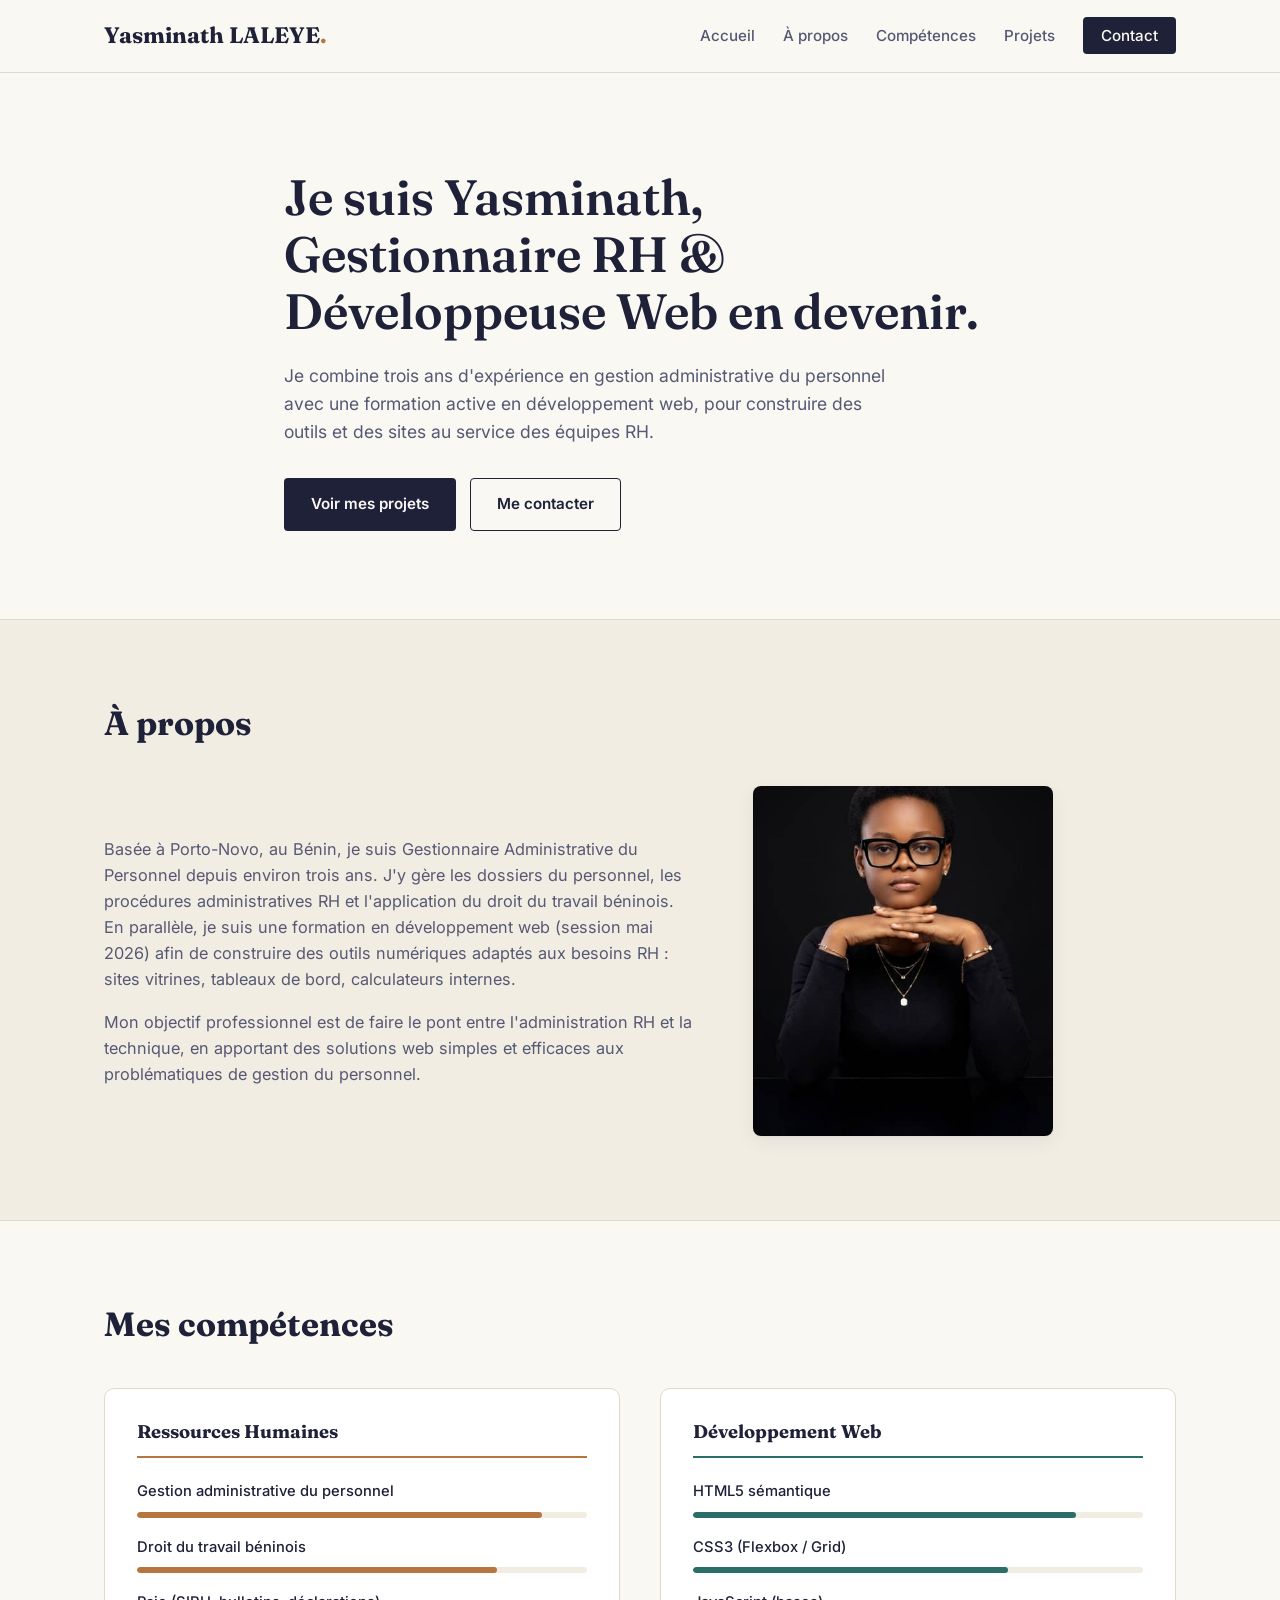
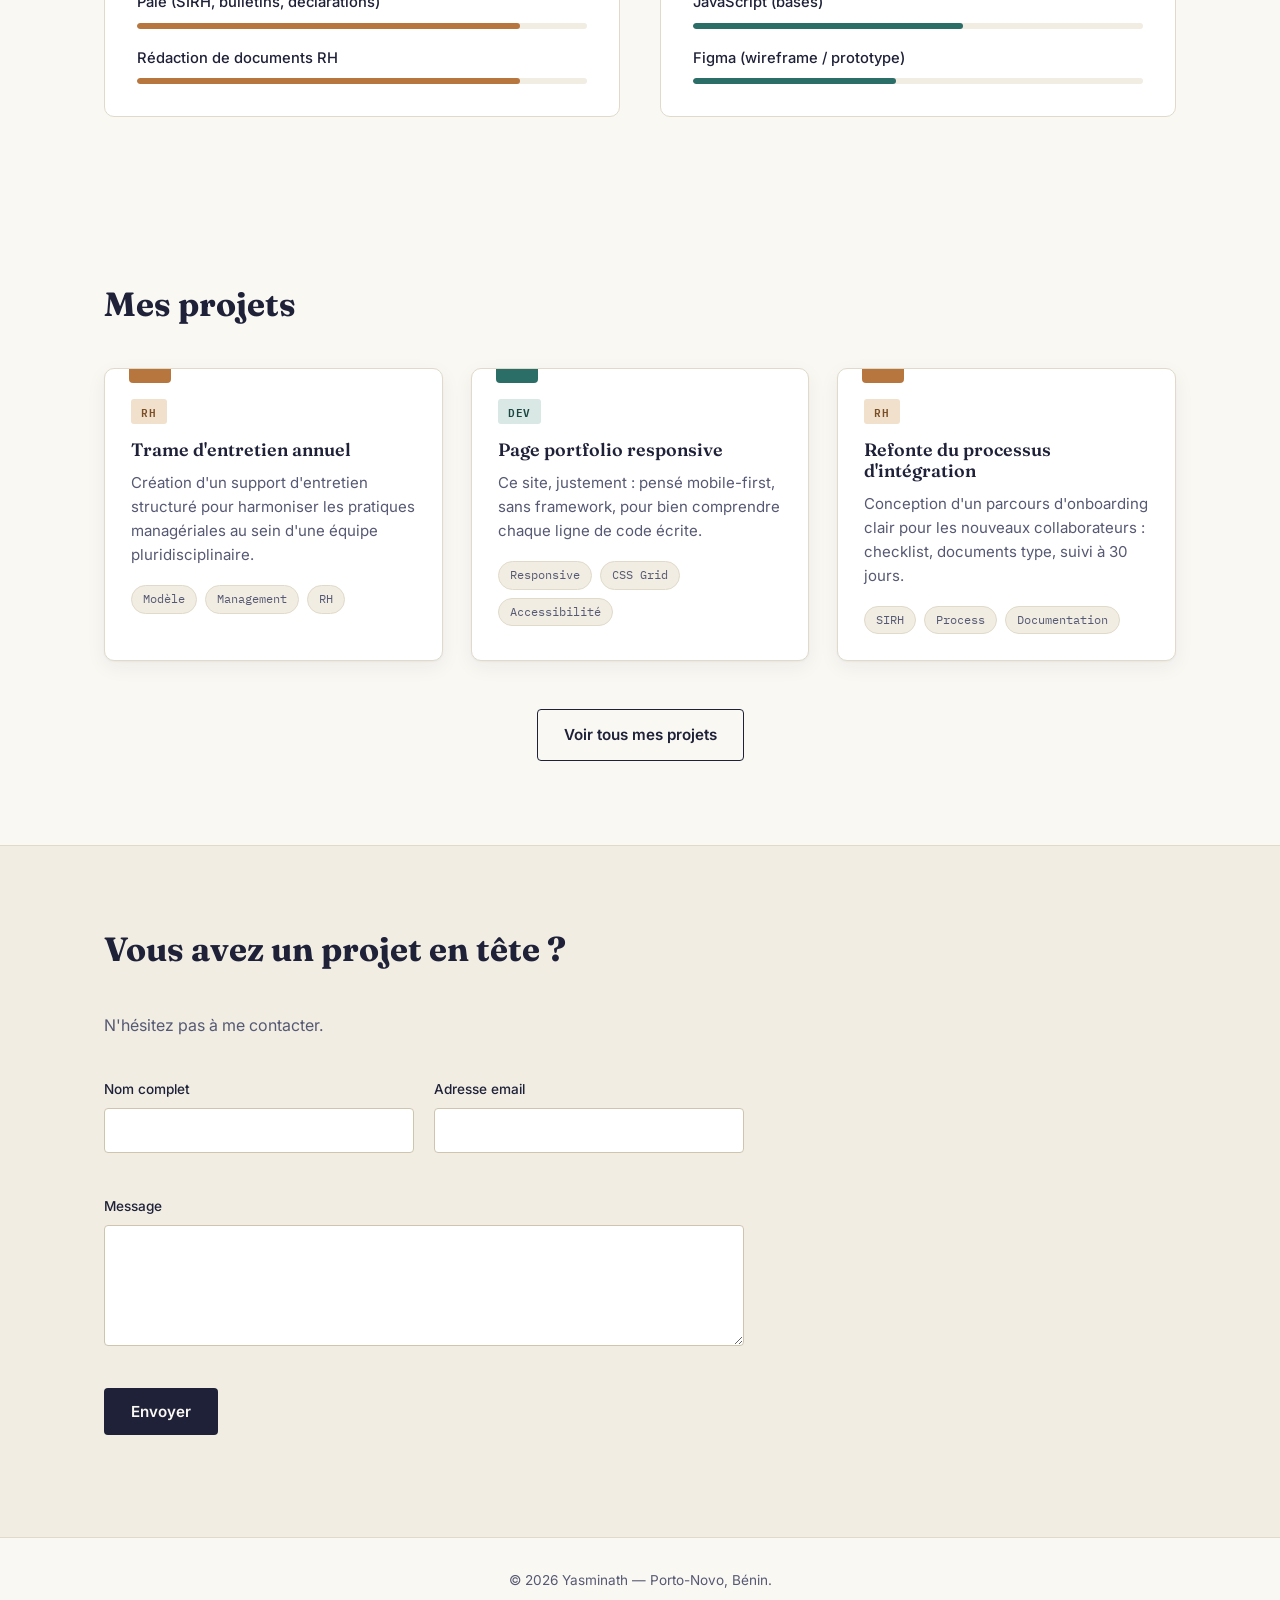
<file: index.html>
<!DOCTYPE html>
<html lang="fr">
<head>
  <meta charset="UTF-8">
  <meta name="viewport" content="width=device-width, initial-scale=1.0">
  <title>Yasminath — Gestionnaire RH &amp; Développeuse Web</title>
  <meta name="description" content="Portfolio de Yasminath, Gestionnaire Administrative du Personnel et développeuse web en formation, basée à Porto-Novo, Bénin.">
  <link rel="stylesheet" href="style.css">
</head>
<body>

  <a class="skip-link" href="#main">Aller au contenu principal</a>

  <header class="site-header">
    <div class="container header-inner">
      <a href="#accueil" class="logo">Yasminath LALEYE<span>.</span></a>
      <nav aria-label="Navigation principale">
        <button class="nav-toggle" id="navToggle" aria-expanded="false" aria-controls="primaryMenu">
          <span class="sr-only">Ouvrir le menu</span>
          <span class="burger"></span>
        </button>
        <ul id="primaryMenu" class="nav-menu">
          <li><a href="#accueil">Accueil</a></li>
          <li><a href="#apropos">À propos</a></li>
          <li><a href="#competences">Compétences</a></li>
          <li><a href="projets.html">Projets</a></li>
          <li><a href="#contact" class="btn-nav">Contact</a></li>
        </ul>
      </nav>
    </div>
  </header>

  <main id="main">

    <!-- HERO -->
    <section id="accueil" class="hero">
      <div class="container hero-grid">
        <div class="hero-text">
          <h1>Je suis Yasminath,<br>Gestionnaire RH &amp; Développeuse Web en devenir.</h1>
          <p class="hero-sub">Je combine trois ans d'expérience en gestion administrative du personnel avec une formation active en développement web, pour construire des outils et des sites au service des équipes RH.</p>
          <div class="hero-cta">
            <a href="projets.html" class="btn btn-primary">Voir mes projets</a>
            <a href="#contact" class="btn btn-outline">Me contacter</a>
          </div>
        </div>
      </div>
    </section>

    <!-- A PROPOS -->
    <section id="apropos" class="section apropos">
      <div class="container">
        <h2>À propos</h2>
        <div class="apropos-grid">
          <div class="apropos-text">
            <p>
              Basée à Porto-Novo, au Bénin, je suis Gestionnaire Administrative du Personnel 
               depuis environ trois ans. J'y gère les dossiers du
              personnel, les procédures administratives RH et l'application du droit du travail béninois.
              En parallèle, je suis une formation en développement web (session mai 2026) afin de
              construire des outils numériques adaptés aux besoins RH : sites vitrines, tableaux de bord,
              calculateurs internes.
            </p>
            <p>
              Mon objectif professionnel est de faire le pont entre l'administration RH et la technique,
              en apportant des solutions web simples et efficaces aux problématiques de gestion du personnel.
            </p>
          </div>
          <div class="apropos-photo">
            <img
              src="images/portrait-yasminath.jpeg"
              alt="Portrait de Yasminath"
              class="apropos-photo-img"
              onerror="this.style.display='none'; this.nextElementSibling.style.display='flex';">
            <div class="apropos-photo-placeholder">
              <span>Photo<br><small>images/portrait-yasminath.jpg</small></span>
            </div>
          </div>
        </div>
      </div>
    </section>

    <!--COMPETENCES -->
    <section id="competences" class="section competences">
      <div class="container">
        <h2>Mes compétences</h2>
        <div class="competences-grid">
          <div class="comp-block">
            <h3>Ressources Humaines</h3>
            <ul class="skill-list">
              <li><span>Gestion administrative du personnel</span><span class="skill-bar"><i style="width:90%"></i></span></li>
              <li><span>Droit du travail béninois</span><span class="skill-bar"><i style="width:80%"></i></span></li>
              <li><span>Paie (SIRH, bulletins, déclarations)</span><span class="skill-bar"><i style="width:85%"></i></span></li>
              <li><span>Rédaction de documents RH</span><span class="skill-bar"><i style="width:85%"></i></span></li>
            </ul>
          </div>
          <div class="comp-block">
            <h3>Développement Web</h3>
            <ul class="skill-list">
              <li><span>HTML5 sémantique</span><span class="skill-bar"><i style="width:85%"></i></span></li>
              <li><span>CSS3 (Flexbox / Grid)</span><span class="skill-bar"><i style="width:70%"></i></span></li>
              <li><span>JavaScript (bases)</span><span class="skill-bar"><i style="width:60%"></i></span></li>
              <li><span>Figma (wireframe / prototype)</span><span class="skill-bar"><i style="width:45%"></i></span></li>
            </ul>
          </div>
        </div>
      </div>
    </section>

    <!-- PROJETS (aperçu) -->
    <section id="projets" class="section projets">
      <div class="container">
        <h2>Mes projets</h2>

        <div class="projets-grid">
          <article class="projet-card projet-card--rh">
            <span class="badge badge-rh">RH</span>
            <h3>Trame d'entretien annuel</h3>
            <p>Création d'un support d'entretien structuré pour harmoniser les pratiques managériales au sein d'une équipe pluridisciplinaire.</p>
            <div class="projet-tags">
              <span>Modèle</span><span>Management</span><span>RH</span>
            </div>
          </article>

          <article class="projet-card projet-card--dev">
            <span class="badge badge-dev">Dev</span>
            <h3>Page portfolio responsive</h3>
            <p>Ce site, justement : pensé mobile-first, sans framework, pour bien comprendre chaque ligne de code écrite.</p>
            <div class="projet-tags">
              <span>Responsive</span><span>CSS Grid</span><span>Accessibilité</span>
            </div>
          </article>

          <article class="projet-card projet-card--rh">
            <span class="badge badge-rh">RH</span>
            <h3>Refonte du processus d'intégration</h3>
            <p>Conception d'un parcours d'onboarding clair pour les nouveaux collaborateurs : checklist, documents type, suivi à 30 jours.</p>
            <div class="projet-tags">
              <span>SIRH</span><span>Process</span><span>Documentation</span>
            </div>
          </article>
        </div>

        <div class="projets-more">
          <a href="projets.html" class="btn btn-outline">Voir tous mes projets</a>
        </div>
      </div>
    </section>

    <!-- CONTACT -->
    <section id="contact" class="section contact">
      <div class="container">
        <h2>Vous avez un projet en tête ?</h2>
        <p class="contact-sub">N'hésitez pas à me contacter.</p>

        <form id="contactForm" class="contact-form" novalidate>
          <div class="form-row">
            <div class="form-group">
              <label for="nom">Nom complet</label>
              <input type="text" id="nom" name="nom" required minlength="2" autocomplete="name">
              <span class="error-msg" id="err-nom" role="alert"></span>
            </div>
            <div class="form-group">
              <label for="email">Adresse email</label>
              <input type="email" id="email" name="email" required autocomplete="email">
              <span class="error-msg" id="err-email" role="alert"></span>
            </div>
          </div>
          <div class="form-group">
            <label for="message">Message</label>
            <textarea id="message" name="message" rows="5" required minlength="10"></textarea>
            <span class="error-msg" id="err-message" role="alert"></span>
          </div>
          <button type="submit" class="btn btn-primary">Envoyer</button>
          <p id="formFeedback" class="form-feedback" role="status" aria-live="polite"></p>
        </form>
      </div>
    </section>

  </main>

  <footer class="site-footer">
    <div class="container">
      <p>&copy; <span id="year"></span> Yasminath — Porto-Novo, Bénin.</p>
    </div>
  </footer>

  <script src="app.js" defer></script>
</body>
</html>
</file>
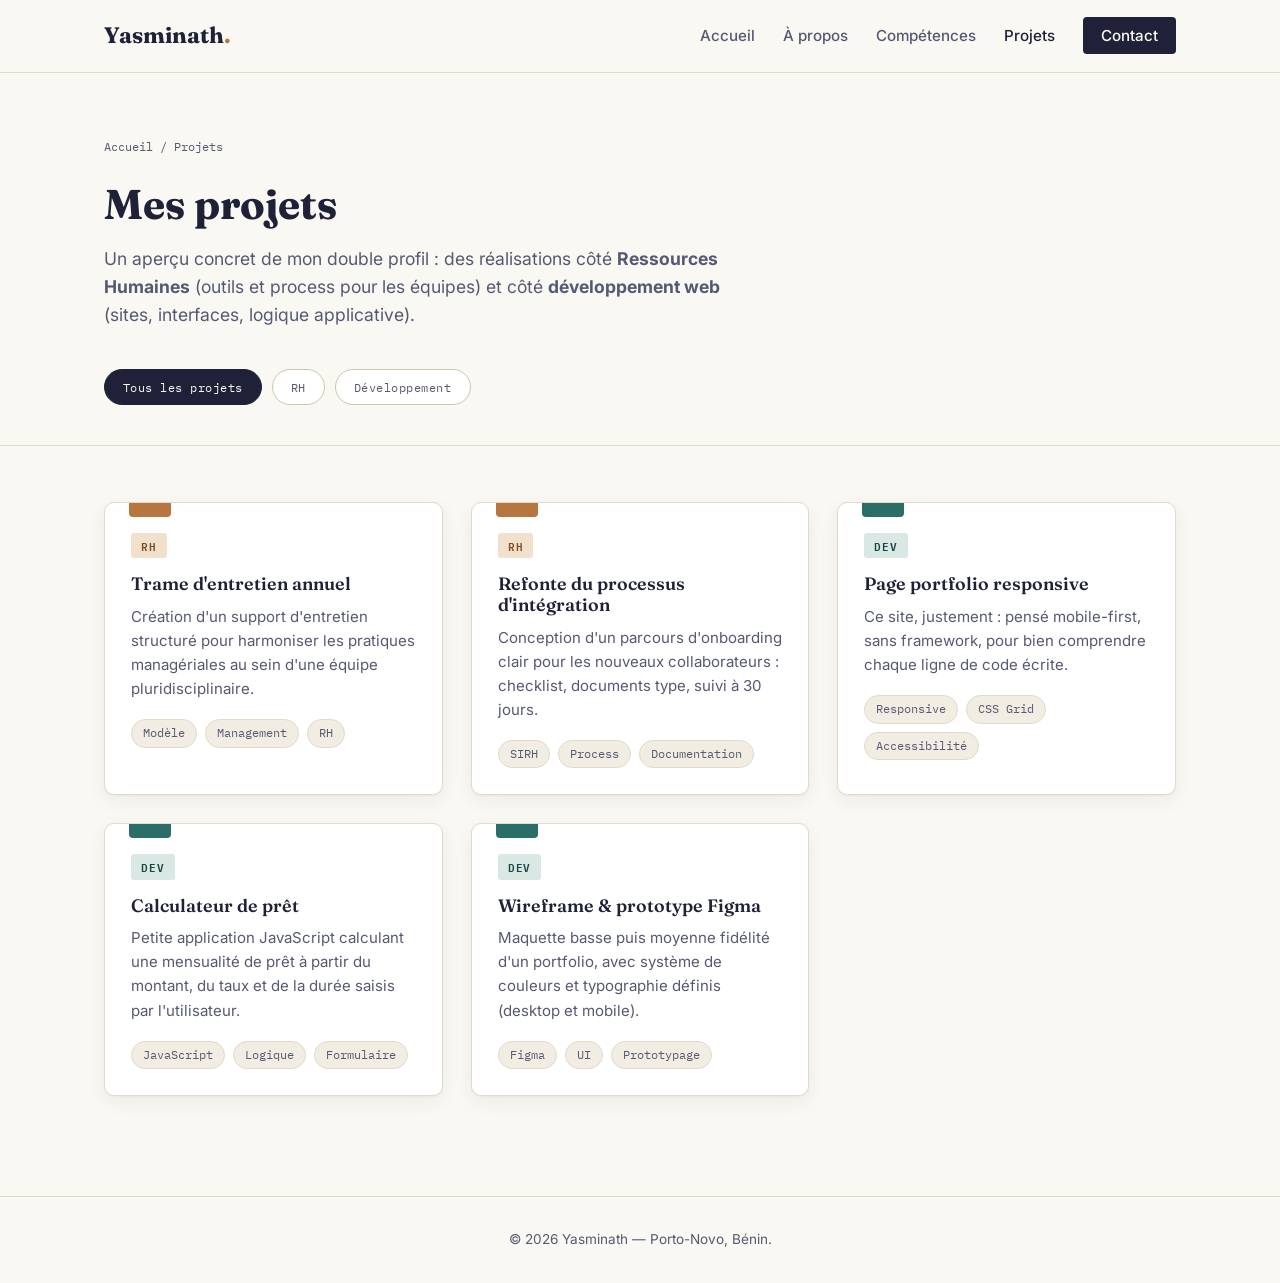
<file: projets.html>
<!DOCTYPE html>
<html lang="fr">
<head>
  <meta charset="UTF-8">
  <meta name="viewport" content="width=device-width, initial-scale=1.0">
  <title>Projets — Yasminath | Gestionnaire RH &amp; Développeuse Web</title>
  <meta name="description" content="Tous les projets de Yasminath : réalisations RH (entretiens, onboarding, process) et projets de développement web (portfolio, calculateur, prototypage).">
  <link rel="stylesheet" href="style.css">
</head>
<body>

  <a class="skip-link" href="#main">Aller au contenu principal</a>

  <header class="site-header">
    <div class="container header-inner">
      <a href="index.html" class="logo">Yasminath<span>.</span></a>
      <nav aria-label="Navigation principale">
        <button class="nav-toggle" id="navToggle" aria-expanded="false" aria-controls="primaryMenu">
          <span class="sr-only">Ouvrir le menu</span>
          <span class="burger"></span>
        </button>
        <ul id="primaryMenu" class="nav-menu">
          <li><a href="index.html#accueil">Accueil</a></li>
          <li><a href="index.html#apropos">À propos</a></li>
          <li><a href="index.html#competences">Compétences</a></li>
          <li><a href="projets.html" class="is-active">Projets</a></li>
          <li><a href="index.html#contact" class="btn-nav">Contact</a></li>
        </ul>
      </nav>
    </div>
  </header>

  <main id="main">

    <section class="page-hero">
      <div class="container">
        <p class="breadcrumb"><a href="index.html">Accueil</a> / Projets</p>
        <h1>Mes projets</h1>
        <p class="hero-sub">Un aperçu concret de mon double profil : des réalisations côté <strong>Ressources Humaines</strong> (outils et process pour les équipes) et côté <strong>développement web</strong> (sites, interfaces, logique applicative).</p>

        <div class="filters" role="group" aria-label="Filtrer les projets par catégorie">
          <button type="button" class="filter-btn is-active" data-filter="tous">Tous les projets</button>
          <button type="button" class="filter-btn" data-filter="rh">RH</button>
          <button type="button" class="filter-btn" data-filter="dev">Développement</button>
        </div>
      </div>
    </section>

    <section class="projets-full">
      <div class="container">
        <div class="projets-grid">

          <article class="projet-card projet-card--rh">
            <span class="badge badge-rh">RH</span>
            <h3>Trame d'entretien annuel</h3>
            <p>Création d'un support d'entretien structuré pour harmoniser les pratiques managériales au sein d'une équipe pluridisciplinaire.</p>
            <div class="projet-tags">
              <span>Modèle</span><span>Management</span><span>RH</span>
            </div>
          </article>

          <article class="projet-card projet-card--rh">
            <span class="badge badge-rh">RH</span>
            <h3>Refonte du processus d'intégration</h3>
            <p>Conception d'un parcours d'onboarding clair pour les nouveaux collaborateurs : checklist, documents type, suivi à 30 jours.</p>
            <div class="projet-tags">
              <span>SIRH</span><span>Process</span><span>Documentation</span>
            </div>
          </article>

          <article class="projet-card projet-card--dev">
            <span class="badge badge-dev">Dev</span>
            <h3>Page portfolio responsive</h3>
            <p>Ce site, justement : pensé mobile-first, sans framework, pour bien comprendre chaque ligne de code écrite.</p>
            <div class="projet-tags">
              <span>Responsive</span><span>CSS Grid</span><span>Accessibilité</span>
            </div>
          </article>

          <article class="projet-card projet-card--dev">
            <span class="badge badge-dev">Dev</span>
            <h3>Calculateur de prêt</h3>
            <p>Petite application JavaScript calculant une mensualité de prêt à partir du montant, du taux et de la durée saisis par l'utilisateur.</p>
            <div class="projet-tags">
              <span>JavaScript</span><span>Logique</span><span>Formulaire</span>
            </div>
          </article>

          <article class="projet-card projet-card--dev">
            <span class="badge badge-dev">Dev</span>
            <h3>Wireframe &amp; prototype Figma</h3>
            <p>Maquette basse puis moyenne fidélité d'un portfolio, avec système de couleurs et typographie définis (desktop et mobile).</p>
            <div class="projet-tags">
              <span>Figma</span><span>UI</span><span>Prototypage</span>
            </div>
          </article>

        </div>

        <p class="projets-empty">Aucun projet ne correspond à ce filtre pour le moment.</p>
      </div>
    </section>

  </main>

  <footer class="site-footer">
    <div class="container">
      <p>&copy; <span id="year"></span> Yasminath — Porto-Novo, Bénin.</p>
    </div>
  </footer>

  <script src="app.js" defer></script>
</body>
</html>
</file>
<file: style.css>
@import url('https://fonts.googleapis.com/css2?family=Fraunces:opsz,wght@9..144,400;9..144,600;9..144,700&family=Inter:wght@400;500;600;700&family=IBM+Plex+Mono:wght@500;600&display=swap');

:root{
  --ink: #1E2138;
  --ink-soft: #565973;
  --paper: #FAF8F3;
  --paper-alt: #F1EDE3;
  --line: #E1DACA;
  --line-strong: #CFC5AE;

  --rh: #B8763F;
  --rh-ink: #7A4E27;
  --rh-soft: #F1E0CB;

  --dev: #2B6E68;
  --dev-ink: #1B4642;
  --dev-soft: #D9E8E4;

  --white: #FFFFFF;

  --font-display: 'Fraunces', Georgia, serif;
  --font-body: 'Inter', -apple-system, BlinkMacSystemFont, 'Segoe UI', sans-serif;
  --font-mono: 'IBM Plex Mono', 'SFMono-Regular', Consolas, monospace;

  --radius: 4px;
  --radius-lg: 10px;
  --shadow-card: 0 1px 2px rgba(30,33,56,0.04), 0 6px 20px rgba(30,33,56,0.06);
  --shadow-card-hover: 0 4px 10px rgba(30,33,56,0.06), 0 16px 32px rgba(30,33,56,0.10);

  --container-w: 1120px;
}

/*  Reset  */
*, *::before, *::after{ box-sizing: border-box; }
html{ scroll-behavior: smooth; }
@media (prefers-reduced-motion: reduce){
  html{ scroll-behavior: auto; }
  *, *::before, *::after{ animation-duration: 0.001ms !important; animation-iteration-count: 1 !important; transition-duration: 0.001ms !important; }
}
body{
  margin: 0;
  font-family: var(--font-body);
  color: var(--ink);
  background: var(--paper);
  line-height: 1.6;
  -webkit-font-smoothing: antialiased;
}
img{ max-width: 100%; display: block; }
a{ color: inherit; }
ul{ margin: 0; padding: 0; list-style: none; }
h1, h2, h3, h4{ font-family: var(--font-display); margin: 0; line-height: 1.15; color: var(--ink); }
p{ margin: 0 0 1em; }
p:last-child{ margin-bottom: 0; }

.container{
  width: 100%;
  max-width: var(--container-w);
  margin: 0 auto;
  padding: 0 24px;
}

.sr-only{
  position: absolute; width: 1px; height: 1px;
  padding: 0; margin: -1px; overflow: hidden;
  clip: rect(0,0,0,0); white-space: nowrap; border: 0;
}

.skip-link{
  position: absolute; left: 0; top: -48px;
  background: var(--ink); color: var(--paper);
  padding: 12px 20px; z-index: 200;
  font-family: var(--font-mono); font-size: 0.85rem;
  transition: top .15s ease;
}
.skip-link:focus{ top: 0; }

:focus-visible{
  outline: 2px solid var(--dev);
  outline-offset: 3px;
}

/* Eyebrow / labels  */
.eyebrow{
  display: inline-flex;
  align-items: center;
  gap: 8px;
  font-family: var(--font-mono);
  font-size: 0.72rem;
  letter-spacing: 0.12em;
  text-transform: uppercase;
  color: var(--ink-soft);
  margin-bottom: 14px;
}
.eyebrow::before{
  content: "";
  width: 18px; height: 1px;
  background: var(--line-strong);
}

/* Buttons  */
.btn{
  display: inline-flex;
  align-items: center;
  gap: 8px;
  padding: 13px 26px;
  border-radius: var(--radius);
  font-family: var(--font-body);
  font-weight: 600;
  font-size: 0.95rem;
  text-decoration: none;
  border: 1.5px solid transparent;
  cursor: pointer;
  transition: transform .15s ease, box-shadow .15s ease, background .15s ease, color .15s ease, border-color .15s ease;
}
.btn:hover{ transform: translateY(-1px); }
.btn-primary{
  background: var(--ink);
  color: var(--paper);
}
.btn-primary:hover{ background: var(--dev-ink); }
.btn-outline{
  background: transparent;
  border-color: var(--ink);
  color: var(--ink);
}
.btn-outline:hover{ background: var(--ink); color: var(--paper); }
.btn-nav{
  background: var(--ink);
  color: var(--paper) !important;
  padding: 9px 18px;
  border-radius: var(--radius);
  font-size: 0.9rem;
}
.btn-nav:hover{ background: var(--dev-ink); }
.btn-ghost{
  background: transparent;
  border-color: var(--line-strong);
  color: var(--ink);
  padding: 9px 18px;
  font-size: 0.9rem;
}
.btn-ghost:hover{ border-color: var(--ink); }

/*Header  */
.site-header{
  position: sticky; top: 0; z-index: 100;
  background: rgba(250,248,243,0.92);
  backdrop-filter: blur(6px);
  border-bottom: 1px solid var(--line);
}
.header-inner{
  display: flex;
  align-items: center;
  justify-content: space-between;
  padding: 18px 24px;
}
.logo{
  font-family: var(--font-display);
  font-size: 1.4rem;
  font-weight: 700;
  text-decoration: none;
  color: var(--ink);
}
.logo span{ color: var(--rh); }

nav[aria-label="Navigation principale"]{
  display: flex;
  align-items: center;
}
.nav-toggle{
  display: none;
  flex-direction: column;
  gap: 5px;
  background: none;
  border: none;
  cursor: pointer;
  padding: 8px;
}
.burger, .burger::before, .burger::after{
  width: 22px; height: 2px;
  background: var(--ink);
  display: block;
  transition: transform .2s ease, opacity .2s ease;
}
.burger{ position: relative; }
.burger::before, .burger::after{
  content: "";
  position: absolute; left: 0;
}
.burger::before{ top: -7px; }
.burger::after{ top: 7px; }
.nav-toggle[aria-expanded="true"] .burger{ background: transparent; }
.nav-toggle[aria-expanded="true"] .burger::before{ transform: translateY(7px) rotate(45deg); }
.nav-toggle[aria-expanded="true"] .burger::after{ transform: translateY(-7px) rotate(-45deg); }

.nav-menu{
  display: flex;
  align-items: center;
  gap: 28px;
}
.nav-menu a{
  text-decoration: none;
  font-size: 0.95rem;
  font-weight: 500;
  color: var(--ink-soft);
}
.nav-menu a:hover{ color: var(--ink); }
.nav-menu a.is-active{ color: var(--ink); }
.nav-menu li:has(a.btn-nav) a:hover{ color: var(--paper); }

@media (max-width: 760px){
  .nav-toggle{ display: flex; }
  .nav-menu{
    position: absolute;
    top: 100%; left: 0; right: 0;
    background: var(--paper);
    border-bottom: 1px solid var(--line);
    flex-direction: column;
    align-items: flex-start;
    gap: 4px;
    padding: 12px 24px 20px;
    display: none;
  }
  .nav-menu.is-open{ display: flex; }
  .nav-menu li{ width: 100%; }
  .nav-menu a{ display: block; padding: 10px 0; }
  .nav-menu a.btn-nav{ display: inline-flex; margin-top: 8px; }
}

/*  Hero  */
.hero{ padding: 96px 0 88px; }
.hero-grid{ max-width: 760px; }
.hero-text h1{
  font-size: clamp(2.1rem, 4.4vw, 3.1rem);
  font-weight: 600;
  margin-bottom: 22px;
}
.hero-sub{
  font-size: 1.1rem;
  color: var(--ink-soft);
  max-width: 620px;
  margin-bottom: 32px;
}
.hero-cta{ display: flex; gap: 14px; flex-wrap: wrap; }

/*  Sections  */
.section{ padding: 84px 0; }
.section h2{
  font-size: clamp(1.6rem, 3vw, 2.1rem);
  margin-bottom: 44px;
}
.section.apropos{ background: var(--paper-alt); border-top: 1px solid var(--line); border-bottom: 1px solid var(--line); }

/* A propos */
.apropos-grid{
  display: grid;
  grid-template-columns: 1.4fr 1fr;
  gap: 56px;
  align-items: center;
}
.apropos-text p{ color: var(--ink-soft); font-size: 1.02rem; }
.apropos-photo-img{ border-radius: var(--radius-lg); box-shadow: var(--shadow-card); }
.apropos-photo-placeholder{
  display: none;
  aspect-ratio: 4/5;
  background: var(--dev-soft);
  border: 1px dashed var(--line-strong);
  border-radius: var(--radius-lg);
  align-items: center;
  justify-content: center;
  text-align: center;
  color: var(--ink-soft);
  font-family: var(--font-mono);
  font-size: 0.8rem;
}
@media (max-width: 760px){
  .apropos-grid{ grid-template-columns: 1fr; gap: 32px; }
  .apropos-photo{ order: -1; max-width: 260px; margin: 0 auto; }
}
.apropos-photo-img{
  width: 300px;    
  height: 350px;       
  max-width: 100%;   
  border-radius: 8px;  
  object-fit: cover;
}
/*  Compétences  */
.competences-grid{
  display: grid;
  grid-template-columns: 1fr 1fr;
  gap: 40px;
}
.comp-block{
  background: var(--white);
  border: 1px solid var(--line);
  border-radius: var(--radius-lg);
  padding: 32px;
}
.comp-block h3{
  font-size: 1.15rem;
  margin-bottom: 22px;
  padding-bottom: 14px;
  border-bottom: 2px solid var(--line);
}
.competences-grid .comp-block:first-child h3{ border-color: var(--rh); }
.competences-grid .comp-block:last-child h3{ border-color: var(--dev); }
.skill-list li{
  display: flex;
  flex-direction: column;
  gap: 8px;
  margin-bottom: 18px;
}
.skill-list li:last-child{ margin-bottom: 0; }
.skill-list li > span:first-child{
  font-size: 0.92rem;
  font-weight: 500;
  color: var(--ink);
}
.skill-bar{
  display: block;
  height: 6px;
  background: var(--paper-alt);
  border-radius: 3px;
  overflow: hidden;
}
.comp-block:first-child .skill-bar i{ background: var(--rh); }
.comp-block:last-child .skill-bar i{ background: var(--dev); }
.skill-bar i{
  display: block;
  height: 100%;
  border-radius: 3px;
}
@media (max-width: 760px){
  .competences-grid{ grid-template-columns: 1fr; }
}

/* projet : ambre pour le volet RH, sarcelle pour le volet dev.*/
.projets-grid{
  display: grid;
  grid-template-columns: repeat(3, 1fr);
  gap: 28px;
}
@media (max-width: 940px){ .projets-grid{ grid-template-columns: repeat(2, 1fr); } }
@media (max-width: 640px){ .projets-grid{ grid-template-columns: 1fr; } }

.projet-card{
  position: relative;
  background: var(--white);
  border: 1px solid var(--line);
  border-radius: var(--radius-lg);
  padding: 30px 26px 26px;
  box-shadow: var(--shadow-card);
  transition: box-shadow .2s ease, transform .2s ease;
  overflow: hidden;
}
.projet-card:hover{ box-shadow: var(--shadow-card-hover); transform: translateY(-2px); }
.projet-card::before{
  content: "";
  position: absolute;
  top: 0; left: 24px;
  width: 42px; height: 14px;
  border-radius: 0 0 4px 4px;
}
.projet-card--rh::before{ background: var(--rh); }
.projet-card--dev::before{ background: var(--dev); }

.badge{
  display: inline-flex;
  align-items: center;
  gap: 6px;
  font-family: var(--font-mono);
  font-size: 0.68rem;
  letter-spacing: 0.08em;
  text-transform: uppercase;
  font-weight: 600;
  padding: 4px 10px;
  border-radius: 3px;
  margin-bottom: 16px;
}
.badge-rh{ background: var(--rh-soft); color: var(--rh-ink); }
.badge-dev{ background: var(--dev-soft); color: var(--dev-ink); }

.projet-card h3{
  font-size: 1.12rem;
  font-weight: 600;
  margin-bottom: 10px;
}
.projet-card p{
  color: var(--ink-soft);
  font-size: 0.94rem;
  margin-bottom: 18px;
}
.projet-tags{
  display: flex;
  flex-wrap: wrap;
  gap: 8px;
}
.projet-tags span{
  font-family: var(--font-mono);
  font-size: 0.72rem;
  color: var(--ink-soft);
  background: var(--paper-alt);
  border: 1px solid var(--line);
  border-radius: 20px;
  padding: 4px 11px;
}

.projets-more{
  margin-top: 48px;
  text-align: center;
}

/* Page projets : filtres + fil d'ariane*/
.page-hero{
  padding: 64px 0 40px;
  border-bottom: 1px solid var(--line);
}
.breadcrumb{
  font-family: var(--font-mono);
  font-size: 0.78rem;
  color: var(--ink-soft);
  margin-bottom: 24px;
}
.breadcrumb a{ text-decoration: none; color: var(--ink-soft); }
.breadcrumb a:hover{ color: var(--ink); text-decoration: underline; }
.page-hero h1{
  font-size: clamp(2rem, 4vw, 2.6rem);
  margin-bottom: 16px;
}
.page-hero .hero-sub{ margin-bottom: 0; }

.filters{
  display: flex;
  gap: 10px;
  flex-wrap: wrap;
  margin: 40px 0 0;
}
.filter-btn{
  font-family: var(--font-mono);
  font-size: 0.78rem;
  letter-spacing: 0.04em;
  background: var(--white);
  border: 1px solid var(--line-strong);
  color: var(--ink-soft);
  padding: 9px 18px;
  border-radius: 20px;
  cursor: pointer;
  transition: all .15s ease;
}
.filter-btn:hover{ border-color: var(--ink); color: var(--ink); }
.filter-btn.is-active{ background: var(--ink); border-color: var(--ink); color: var(--paper); }
.filter-btn.is-active[data-filter="rh"]{ background: var(--rh); border-color: var(--rh); }
.filter-btn.is-active[data-filter="dev"]{ background: var(--dev); border-color: var(--dev); }

.projets-full{ padding: 56px 0 100px; }
.projets-full .projets-grid{ grid-template-columns: repeat(3, 1fr); }
.projet-card[hidden]{ display: none; }

.projets-empty{
  display: none;
  text-align: center;
  padding: 60px 20px;
  color: var(--ink-soft);
  font-family: var(--font-mono);
  font-size: 0.9rem;
  border: 1px dashed var(--line-strong);
  border-radius: var(--radius-lg);
}
.projets-empty.is-visible{ display: block; }

/* Contact  */
.contact{ background: var(--paper-alt); border-top: 1px solid var(--line); }
.contact-sub{ color: var(--ink-soft); margin-bottom: 40px; }
.contact-form{ max-width: 640px; }
.form-row{ display: grid; grid-template-columns: 1fr 1fr; gap: 20px; }
.form-group{ margin-bottom: 22px; display: flex; flex-direction: column; }
.form-group label{
  font-size: 0.85rem;
  font-weight: 500;
  margin-bottom: 8px;
  color: var(--ink);
}
.form-group input, .form-group textarea{
  font-family: var(--font-body);
  font-size: 0.95rem;
  padding: 12px 14px;
  border: 1px solid var(--line-strong);
  border-radius: var(--radius);
  background: var(--white);
  color: var(--ink);
  resize: vertical;
}
.form-group input:focus, .form-group textarea:focus{
  outline: none;
  border-color: var(--dev);
  box-shadow: 0 0 0 3px var(--dev-soft);
}
.form-group.has-error input, .form-group.has-error textarea{ border-color: #B3403A; }
.error-msg{
  font-size: 0.8rem;
  color: #B3403A;
  min-height: 1.1em;
  margin-top: 6px;
}
.form-feedback{ margin-top: 18px; font-size: 0.92rem; font-weight: 500; }
.form-feedback.success{ color: var(--dev-ink); }
.form-feedback.error{ color: #B3403A; }
@media (max-width: 600px){ .form-row{ grid-template-columns: 1fr; } }

/*  Footer */
.site-footer{
  padding: 32px 0;
  border-top: 1px solid var(--line);
  text-align: center;
  color: var(--ink-soft);
  font-size: 0.85rem;
}
/* =========================================================
   Responsive — 2 breakpoints minimum
   ========================================================= */

/* Tablette */
@media (max-width: 768px) {
  .competences-grid { grid-template-columns: 1fr; }
  .projets-grid { grid-template-columns: 1fr 1fr; }
  .hero-text h1 { font-size: 1.9rem; }
}

/* Mobile */
@media (max-width: 480px) {
  .nav-toggle { display: block; }
  .nav-menu {
    position: absolute; top: 100%; left: 0; right: 0;
    flex-direction: column; background: var(--navy);
    display: none; padding: 1rem 20px; gap: 1rem;
  }
  .nav-menu.open { display: flex; }
  .header-inner { position: relative; }
  .projets-grid { grid-template-columns: 1fr; }
  .form-row { flex-direction: column; }
  .hero { padding: 60px 0; }
  .hero-text h1 { font-size: 1.6rem; }
  .section { padding: 50px 0; }
}
</file>
